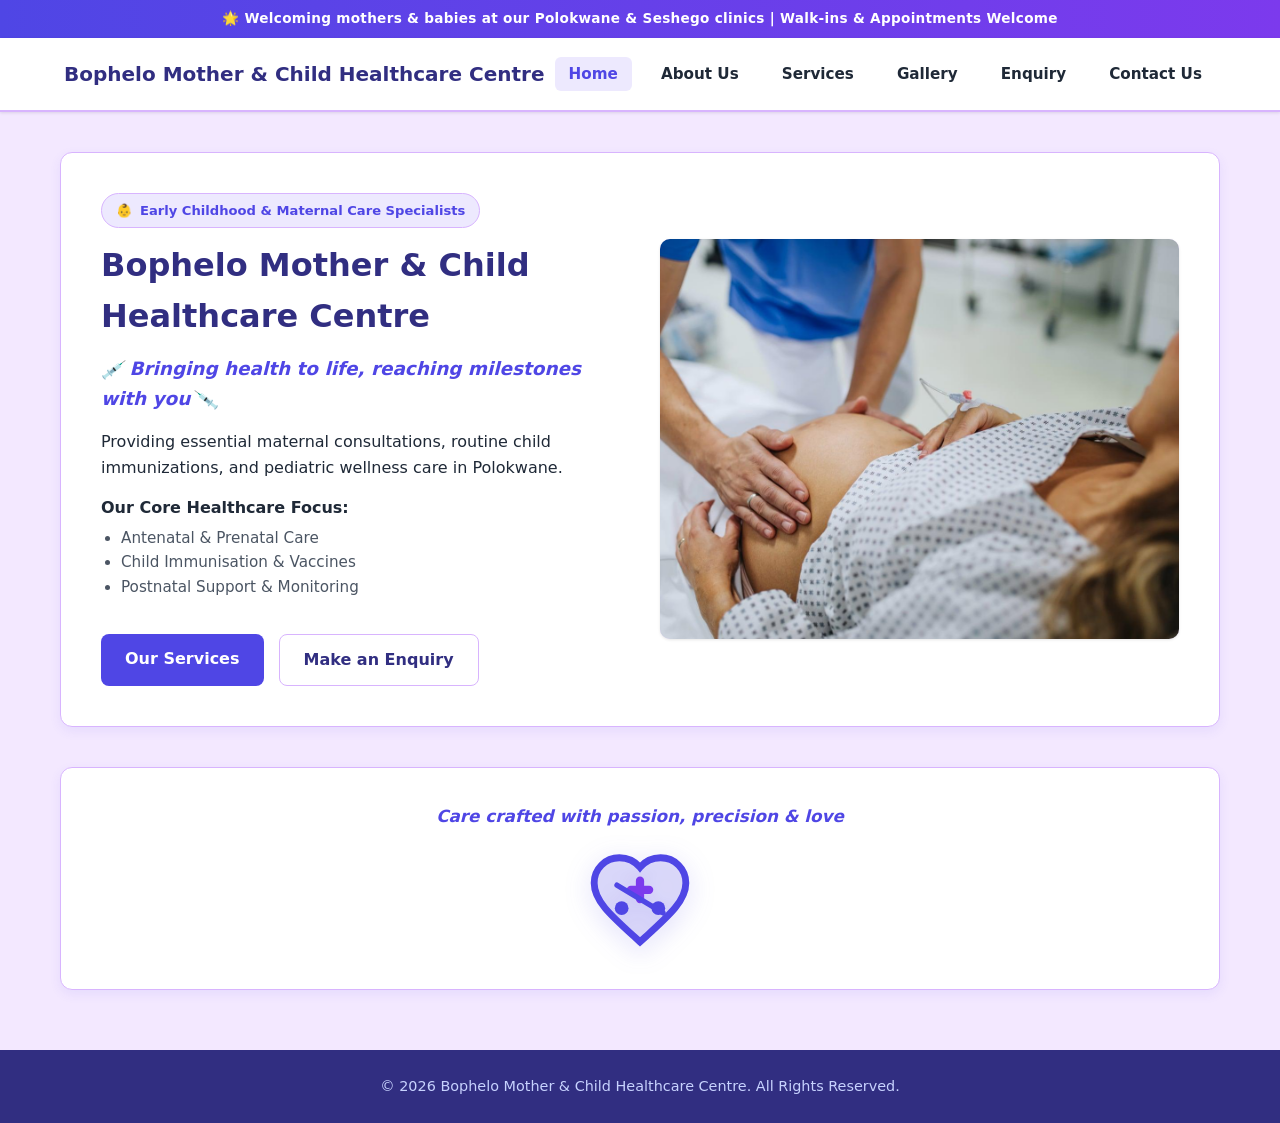
<file: index.html>
<!DOCTYPE html>
<html lang="en">
<head>
    <!-- Document Metadata and SEO Meta Tags -->
    <meta charset="UTF-8">
    <meta name="viewport" content="width=device-width, initial-scale=1.0">
    <title>Home | Bophelo Mother & Child Healthcare Centre</title>
    <meta name="description" content="Bophelo Mother & Child Healthcare Centre provides compassionate maternal care, infant immunizations, and pediatric health services in Polokwane.">
    <meta name="keywords" content="maternal care Polokwane, infant clinic Polokwane, child immunization, antenatal care, Bophelo healthcare">
    
    <!-- External Stylesheet Link -->
    <link rel="stylesheet" href="css/styles.css">
</head>
<body>

    <!-- Top Announcement Bar (Full-width gradient banner) -->
    <div style="background: linear-gradient(90deg, #4f46e5 0%, #7c3aed 100%); color: #ffffff; text-align: center; padding: 8px 15px; font-size: 0.85rem; font-weight: 600; letter-spacing: 0.3px;">
        🌟 Welcoming mothers & babies at our Polokwane & Seshego clinics | Walk-ins & Appointments Welcome
    </div>

    <!-- Sticky Header & Navigation Component -->
    <header>
        <h1>Bophelo Mother & Child Healthcare Centre</h1>
        <nav class="main-nav" aria-label="Main navigation">
            <ul>
                <li><a href="index.html" class="active">Home</a></li>
                <li><a href="about.html">About Us</a></li>
                <li><a href="services.html">Services</a></li>
                <li><a href="gallery.html">Gallery</a></li>
                <li><a href="enquiry.html">Enquiry</a></li>
                <li><a href="contact.html">Contact Us</a></li>
            </ul>
        </nav>
    </header>

    <!-- Main Semantic Landmark -->
    <main>
        
        <!-- Hero Section: CSS Grid 50/50 Split Layout -->
        <section class="hero">
            <div class="hero-content">
                
                <!-- Badge Component -->
                <div style="display: inline-flex; align-items: center; gap: 8px; background-color: #ede9fe; color: var(--primary); padding: 6px 14px; border-radius: 20px; font-size: 0.82rem; font-weight: 700; width: fit-content; margin-bottom: 12px; border: 1px solid var(--border);">
                    <span>👶</span> Early Childhood & Maternal Care Specialists
                </div>

                <h2>Bophelo Mother & Child Healthcare Centre</h2>
                
                <!-- Slogan Framed with Needle/Syringe Symbols -->
                <p class="hero-slogan">
                    <span style="font-size: 1.1rem; vertical-align: middle;">💉</span> 
                    Bringing health to life, reaching milestones with you
                    <span style="font-size: 1.1rem; vertical-align: middle; display: inline-block; transform: scaleX(-1);">💉</span>
                </p>
                
                <p>Providing essential maternal consultations, routine child immunizations, and pediatric wellness care in Polokwane.</p>
                
                <!-- Core Services List with CSS Keyframe Slide-Up Animation -->
                <div class="slide-up-container" style="margin: 15px 0;">
                    <p><strong>Our Core Healthcare Focus:</strong></p>
                    <ul class="slide-up-list" style="margin-left: 20px; font-size: 0.95rem; color: var(--text-muted); margin-top: 5px;">
                        <li>Antenatal & Prenatal Care</li>
                        <li>Child Immunisation & Vaccines</li>
                        <li>Postnatal Support & Monitoring</li>
                    </ul>
                </div>
                
                <!-- CTA Button Group -->
                <div class="btn-group" style="margin-top: 20px;">
                    <a href="services.html" class="btn btn-primary">Our Services</a>
                    <a href="enquiry.html" class="btn btn-secondary">Make an Enquiry</a>
                </div>
            </div>
            
            <!-- Hero Image Container with Hover Glow Transition Class -->
            <div class="hero-image-box hero-glow">
                <img src="gallery/antenatal-care.jpeg" alt="Nurse conducting antenatal health checkup for a pregnant woman">
            </div>
        </section>

        <!-- Decorative SVG Graphic Section (Medical Needles & Pills forming a Heart) -->
        <section style="text-align: center; padding: 35px 20px; background-color: var(--surface);">
            <p style="color: var(--primary); font-weight: 600; margin-bottom: 15px; font-style: italic; font-size: 1.05rem;">
                Care crafted with passion, precision & love
            </p>
            <div style="display: flex; justify-content: center; align-items: center;">
                <svg width="120" height="110" viewBox="0 0 24 24" fill="none" xmlns="http://www.w3.org/2000/svg" style="filter: drop-shadow(0px 6px 12px rgba(79, 70, 229, 0.25)); transition: transform 0.3s ease;">
                    <path d="M12 21.35l-1.45-1.32C5.4 15.36 2 12.28 2 8.5 2 5.42 4.42 3 7.5 3c1.74 0 3.41.81 4.5 2.09C13.09 3.81 14.76 3 16.5 3 19.58 3 22 5.42 22 8.5c0 3.78-3.4 6.86-8.55 11.54L12 21.35z" fill="#4f46e5" fill-opacity="0.15" stroke="#4f46e5" stroke-width="1.5"/>
                    <path d="M10 10h4M12 8v4" stroke="#7c3aed" stroke-width="1.8" stroke-linecap="round"/>
                    <circle cx="8" cy="14" r="1.5" fill="#4f46e5"/>
                    <circle cx="16" cy="14" r="1.5" fill="#4f46e5"/>
                    <path d="M7 9l10 6" stroke="#4f46e5" stroke-width="1.2" stroke-linecap="round"/>
                </svg>
            </div>
        </section>

    </main>

    <!-- Global Footer Landmark -->
    <footer>
        <p>&copy; 2026 Bophelo Mother & Child Healthcare Centre. All Rights Reserved.</p>
    </footer>

    <!-- DOM Interaction Script -->
    <script src="js/javascript.js" defer></script>
</body>
</html>
</file>
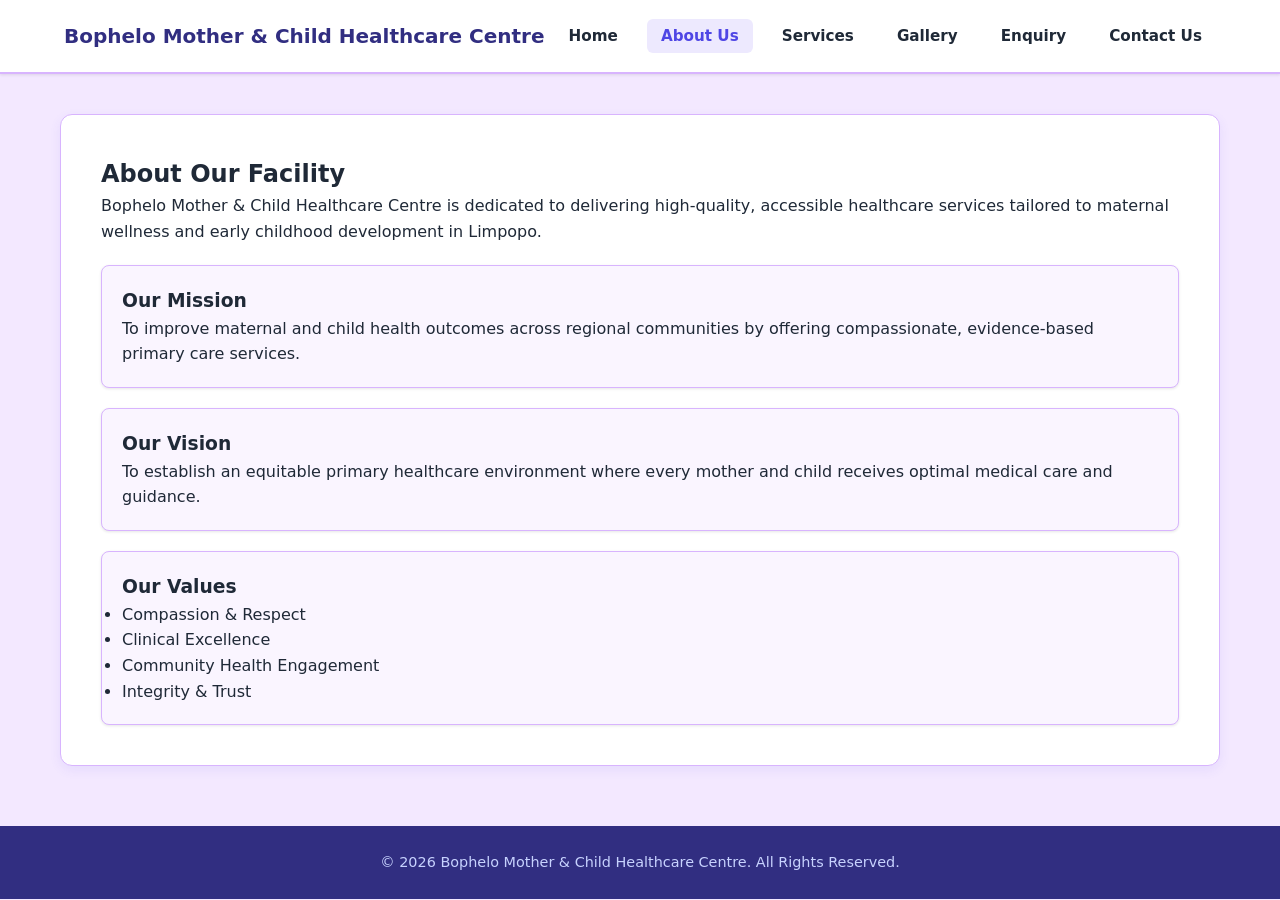
<file: about.html>
<!DOCTYPE html>
<html lang="en">
<head>
    <!-- Document configuration and metadata -->
    <meta charset="UTF-8">
    <meta name="viewport" content="width=device-width, initial-scale=1.0">
    
    <!-- SEO Meta Tags -->
    <title>About Us | Bophelo Mother & Child Healthcare Centre</title>
    <meta name="description" content="Learn about Bophelo Mother & Child Healthcare Centre in Limpopo, our mission, vision, and core clinical values.">
    <meta name="keywords" content="about Bophelo clinic, Limpopo maternal care, health center mission">
    
    <!-- External Stylesheet Link -->
    <link rel="stylesheet" href="css/styles.css">
</head>
<body>

    <!-- Header Section -->
    <header>
        <h1>Bophelo Mother & Child Healthcare Centre</h1>
        <nav class="main-nav" aria-label="Main navigation">
            <ul>
                <li><a href="index.html">Home</a></li>
                <li><a href="about.html" class="active">About Us</a></li>
                <li><a href="services.html">Services</a></li>
                <li><a href="gallery.html">Gallery</a></li>
                <li><a href="enquiry.html">Enquiry</a></li>
                <li><a href="contact.html">Contact Us</a></li>
            </ul>
        </nav>
    </header>

    <!-- Main Content: Facility Overview, Mission, Vision, and Values -->
    <main>
        <section class="about-section">
            <h2>About Our Facility</h2>
            <p>Bophelo Mother & Child Healthcare Centre is dedicated to delivering high-quality, accessible healthcare services tailored to maternal wellness and early childhood development in Limpopo.</p>

            <article class="about-card" style="margin-top: 20px; padding: 20px;">
                <h3>Our Mission</h3>
                <p>To improve maternal and child health outcomes across regional communities by offering compassionate, evidence-based primary care services.</p>
            </article>

            <article class="about-card" style="margin-top: 20px; padding: 20px;">
                <h3>Our Vision</h3>
                <p>To establish an equitable primary healthcare environment where every mother and child receives optimal medical care and guidance.</p>
            </article>

            <article class="about-card" style="margin-top: 20px; padding: 20px;">
                <h3>Our Values</h3>
                <ul>
                    <li>Compassion & Respect</li>
                    <li>Clinical Excellence</li>
                    <li>Community Health Engagement</li>
                    <li>Integrity & Trust</li>
                </ul>
            </article>
        </section>
    </main>

    <!-- Site Footer -->
    <footer>
        <p>&copy; 2026 Bophelo Mother & Child Healthcare Centre. All Rights Reserved.</p>
    </footer>

    <!-- JavaScript File -->
    <script src="js/javascript.js" defer></script>
</body>
</html>
</file>
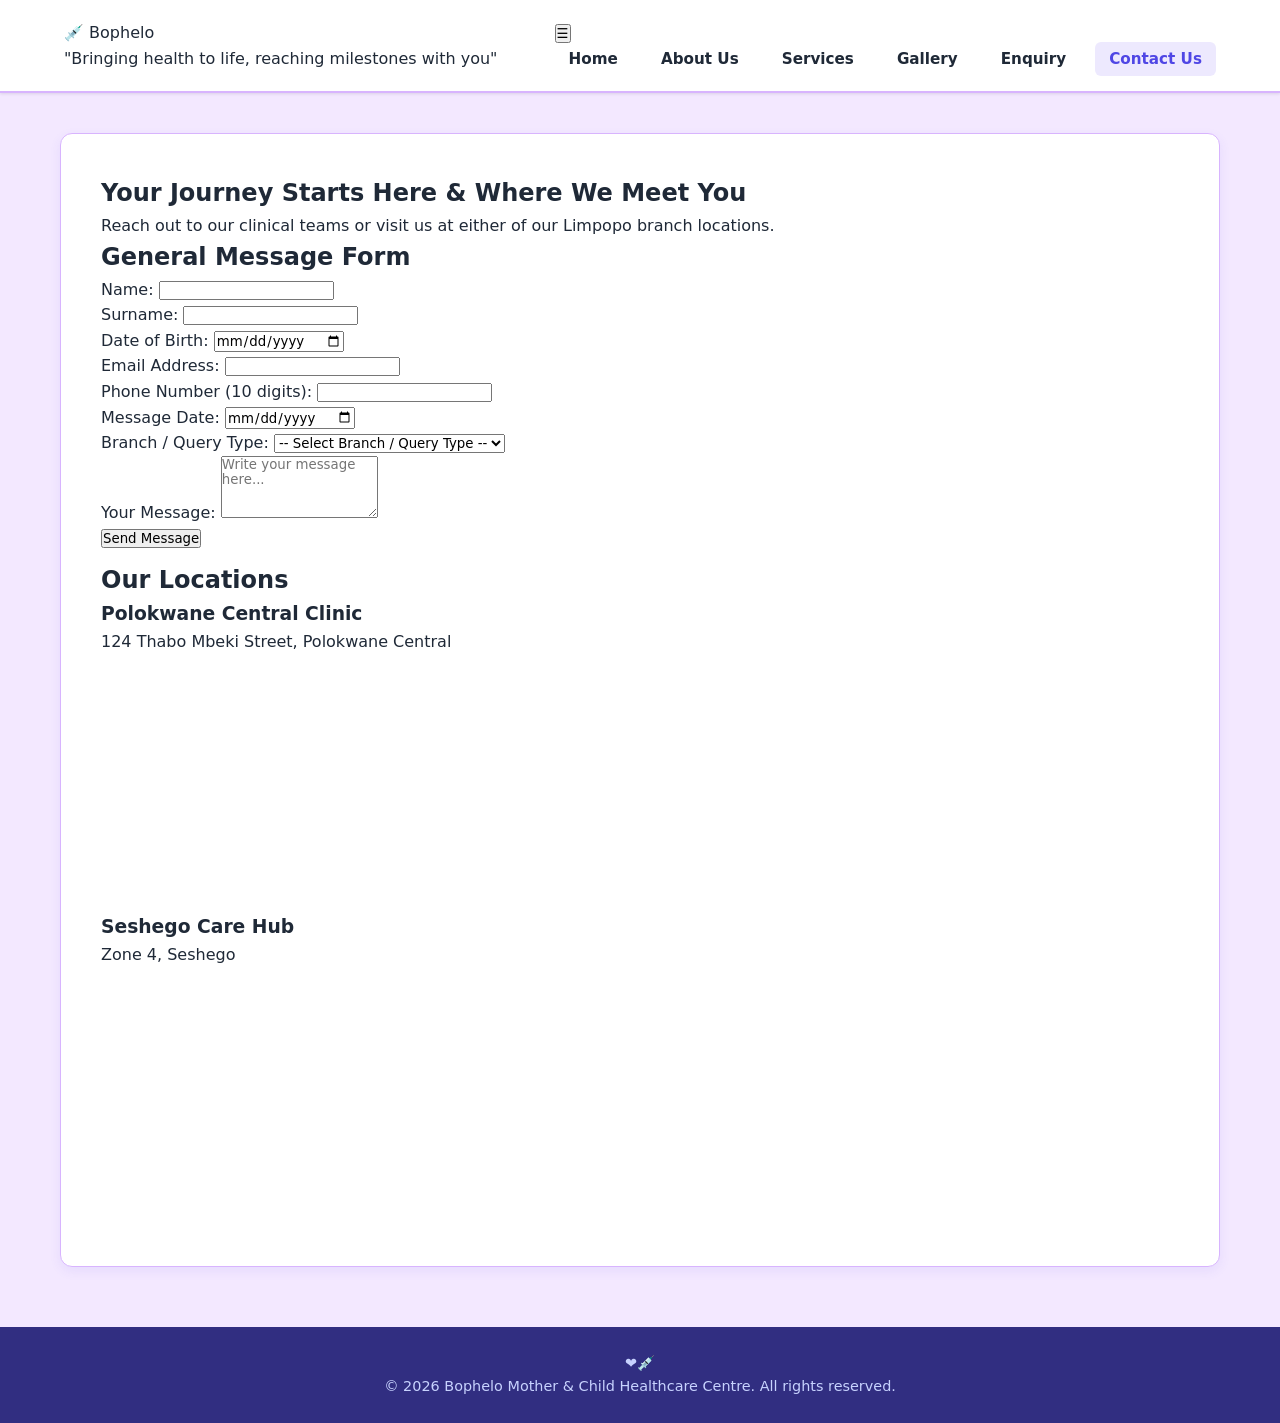
<file: contact.html>
<!DOCTYPE html>
<html lang="en">
<head>
    <meta charset="UTF-8">
    <meta name="viewport" content="width=device-width, initial-scale=1.0">
    <title>Contact Us | Bophelo Mother & Child Healthcare Centre</title>
    <meta name="description" content="Get in touch with Bophelo Mother & Child Healthcare Centre. Visit our Polokwane Central Clinic or Seshego Care Hub branches.">
    <meta name="keywords" content="Bophelo contact, Polokwane clinic, Seshego hub, healthcare location, customer care">
    <!-- Link to external CSS stylesheet -->
    <link rel="stylesheet" href="css/styles.css">
</head>
<body>

    <!-- Header and Navigation Bar -->
    <header class="site-header">
        <div class="logo-container">
            <span class="brand-logo">💉 Bophelo</span>
            <p class="slogan">"Bringing health to life, reaching milestones with you"</p>
        </div>
        <nav class="main-nav">
            <!-- Mobile Menu Toggle Button -->
            <button id="menu-toggle" class="menu-toggle" aria-label="Toggle Navigation">☰</button>
            <ul id="nav-links" class="nav-links">
                <li><a href="index.html">Home</a></li>
                <li><a href="about.html">About Us</a></li>
                <li><a href="services.html">Services</a></li>
                <li><a href="gallery.html">Gallery</a></li>
                <li><a href="enquiry.html">Enquiry</a></li>
                <li><a href="contact.html" class="active">Contact Us</a></li>
            </ul>
        </nav>
    </header>

    <!-- Main Content Section -->
    <main class="main-content">
        <section class="contact-section">
            <h1>Your Journey Starts Here & Where We Meet You</h1>
            <p>Reach out to our clinical teams or visit us at either of our Limpopo branch locations.</p>

            <!-- Contact Form with JavaScript Validation -->
            <form id="contact-form" class="styled-form" action="#" method="POST" novalidate>
                <h2>General Message Form</h2>
                
                <!-- User Name Input -->
                <div class="form-group">
                    <label for="name">Name:</label>
                    <input type="text" id="name" name="name" required>
                    <span id="name-error" class="error-message"></span>
                </div>

                <!-- User Surname Input -->
                <div class="form-group">
                    <label for="surname">Surname:</label>
                    <input type="text" id="surname" name="surname" required>
                    <span id="surname-error" class="error-message"></span>
                </div>

                <!-- Date of Birth Input -->
                <div class="form-group">
                    <label for="dob">Date of Birth:</label>
                    <input type="date" id="dob" name="dob" required>
                    <span id="dob-error" class="error-message"></span>
                </div>

                <!-- Email Address Input -->
                <div class="form-group">
                    <label for="email">Email Address:</label>
                    <input type="email" id="email" name="email" required>
                    <span id="email-error" class="error-message"></span>
                </div>

                <!-- Phone Number Input -->
                <div class="form-group">
                    <label for="phone">Phone Number (10 digits):</label>
                    <input type="tel" id="phone" name="phone" required>
                    <span id="phone-error" class="error-message"></span>
                </div>

                <!-- Message Date Input -->
                <div class="form-group">
                    <label for="date">Message Date:</label>
                    <input type="date" id="date" name="date" required>
                    <span id="date-error" class="error-message"></span>
                </div>

                <!-- Branch / Query Type Dropdown Menu -->
                <div class="form-group">
                    <label for="carcategory">Branch / Query Type:</label>
                    <select id="carcategory" name="carcategory" required>
                        <option value="">-- Select Branch / Query Type --</option>
                        <option value="polokwane">Polokwane Central Clinic Query</option>
                        <option value="seshego">Seshego Care Hub Query</option>
                        <option value="general">General Support Message</option>
                    </select>
                    <span id="carcategory-error" class="error-message"></span>
                </div>

                <!-- Message Text Box Input -->
                <div class="form-group">
                    <label for="message">Your Message:</label>
                    <textarea id="message" name="message" rows="4" placeholder="Write your message here..." required></textarea>
                </div>

                <!-- Submit Button -->
                <button type="submit" class="cta-button">Send Message</button>

                <!-- Success / Error Status Feedback Area -->
                <div id="form-status" class="form-status"></div>
            </form>

            <!-- Branch Locations & Google Maps Embeds Section -->
            <div class="branch-locations">
                <h2>Our Locations</h2>
                
                <!-- Polokwane Branch Card -->
                <div class="branch-card">
                    <h3>Polokwane Central Clinic</h3>
                    <p>124 Thabo Mbeki Street, Polokwane Central</p>
                    <div class="map-container">
                        <iframe src="https://maps.google.com/maps?q=124%20Thabo%20Mbeki%20Street%2C%20Polokwane&t=&z=15&ie=UTF8&iwloc=&output=embed" width="100%" height="250" style="border:0;" allowfullscreen="" loading="lazy" title="Polokwane Central Clinic Map"></iframe>
                    </div>
                </div>

                <!-- Seshego Branch Card -->
                <div class="branch-card">
                    <h3>Seshego Care Hub</h3>
                    <p>Zone 4, Seshego</p>
                    <div class="map-container">
                        <iframe src="https://maps.google.com/maps?q=Seshego%20Zone%204%2C%20Polokwane&t=&z=15&ie=UTF8&iwloc=&output=embed" width="100%" height="250" style="border:0;" allowfullscreen="" loading="lazy" title="Seshego Care Hub Map"></iframe>
                    </div>
                </div>
            </div>
        </section>
    </main>

    <!-- Footer Section -->
    <footer class="site-footer">
        <div class="footer-graphic">❤️💉</div>
        <p>&copy; <span id="year">2026</span> Bophelo Mother & Child Healthcare Centre. All rights reserved.</p>
    </footer>

    <!-- Link to External JavaScript file -->
    <script src="js/javascript.js"></script>
</body>
</html>
</file>
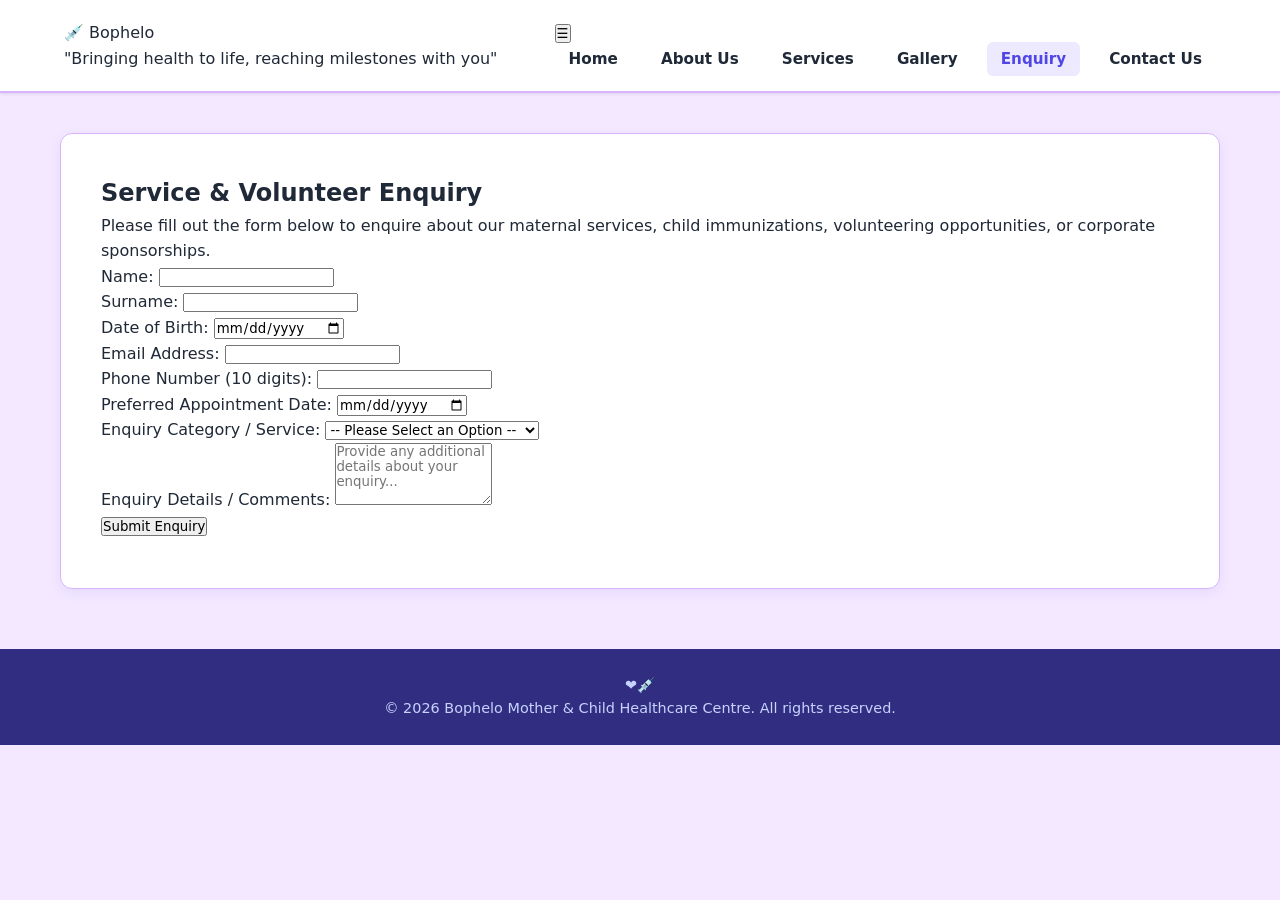
<file: enquiry.html>
<!DOCTYPE html>
<html lang="en">
<head>
    <meta charset="UTF-8">
    <meta name="viewport" content="width=device-width, initial-scale=1.0">
    <title>Enquiry | Bophelo Mother & Child Healthcare Centre</title>
    <meta name="description" content="Enquire about maternal health, child immunization, volunteering, or corporate sponsorship at Bophelo Mother & Child Healthcare Centre.">
    <meta name="keywords" content="Bophelo, healthcare enquiry, maternal care, child health, volunteer, sponsor, Polokwane">
    <!-- Link to external CSS stylesheet -->
    <link rel="stylesheet" href="css/styles.css">
</head>
<body>

    <!-- Header and Navigation Bar -->
    <header class="site-header">
        <div class="logo-container">
            <span class="brand-logo">💉 Bophelo</span>
            <p class="slogan">"Bringing health to life, reaching milestones with you"</p>
        </div>
        <nav class="main-nav">
            <!-- Mobile Menu Toggle Button -->
            <button id="menu-toggle" class="menu-toggle" aria-label="Toggle Navigation">☰</button>
            <ul id="nav-links" class="nav-links">
                <li><a href="index.html">Home</a></li>
                <li><a href="about.html">About Us</a></li>
                <li><a href="services.html">Services</a></li>
                <li><a href="gallery.html">Gallery</a></li>
                <li><a href="enquiry.html" class="active">Enquiry</a></li>
                <li><a href="contact.html">Contact Us</a></li>
            </ul>
        </nav>
    </header>

    <!-- Main Content Section -->
    <main class="main-content">
        <section class="form-section">
            <h1>Service & Volunteer Enquiry</h1>
            <p>Please fill out the form below to enquire about our maternal services, child immunizations, volunteering opportunities, or corporate sponsorships.</p>

            <!-- Enquiry Form with JavaScript Validation -->
            <form id="enquiry-form" class="styled-form" action="#" method="POST" novalidate>
                
                <!-- User Name Input -->
                <div class="form-group">
                    <label for="name">Name:</label>
                    <input type="text" id="name" name="name" required>
                    <span id="name-error" class="error-message"></span>
                </div>

                <!-- User Surname Input -->
                <div class="form-group">
                    <label for="surname">Surname:</label>
                    <input type="text" id="surname" name="surname" required>
                    <span id="surname-error" class="error-message"></span>
                </div>

                <!-- Date of Birth Input -->
                <div class="form-group">
                    <label for="dob">Date of Birth:</label>
                    <input type="date" id="dob" name="dob" required>
                    <span id="dob-error" class="error-message"></span>
                </div>

                <!-- Email Address Input -->
                <div class="form-group">
                    <label for="email">Email Address:</label>
                    <input type="email" id="email" name="email" required>
                    <span id="email-error" class="error-message"></span>
                </div>

                <!-- Phone Number Input -->
                <div class="form-group">
                    <label for="phone">Phone Number (10 digits):</label>
                    <input type="tel" id="phone" name="phone" required>
                    <span id="phone-error" class="error-message"></span>
                </div>

                <!-- Preferred Appointment Date Input -->
                <div class="form-group">
                    <label for="date">Preferred Appointment Date:</label>
                    <input type="date" id="date" name="date" required>
                    <span id="date-error" class="error-message"></span>
                </div>

                <!-- Service Dropdown Menu -->
                <div class="form-group">
                    <label for="carcategory">Enquiry Category / Service:</label>
                    <select id="carcategory" name="carcategory" required>
                        <option value="">-- Please Select an Option --</option>
                        <option value="maternal">Maternal & Antenatal Care</option>
                        <option value="immunization">Child Health & Immunization</option>
                        <option value="volunteer">Volunteering Opportunity</option>
                        <option value="sponsor">Corporate Sponsorship</option>
                    </select>
                    <span id="carcategory-error" class="error-message"></span>
                </div>

                <!-- Message Box Input -->
                <div class="form-group">
                    <label for="message">Enquiry Details / Comments:</label>
                    <textarea id="message" name="message" rows="4" placeholder="Provide any additional details about your enquiry..." required></textarea>
                </div>

                <!-- Submit Button -->
                <button type="submit" class="cta-button">Submit Enquiry</button>

                <!-- Success / Error Status Feedback Area -->
                <div id="form-status" class="form-status"></div>
            </form>
        </section>
    </main>

    <!-- Footer Section -->
    <footer class="site-footer">
        <div class="footer-graphic">❤️💉</div>
        <p>&copy; <span id="year">2026</span> Bophelo Mother & Child Healthcare Centre. All rights reserved.</p>
    </footer>

    <!-- Link to External JavaScript file -->
    <script src="js/javascript.js"></script>
</body>
</html>
</file>
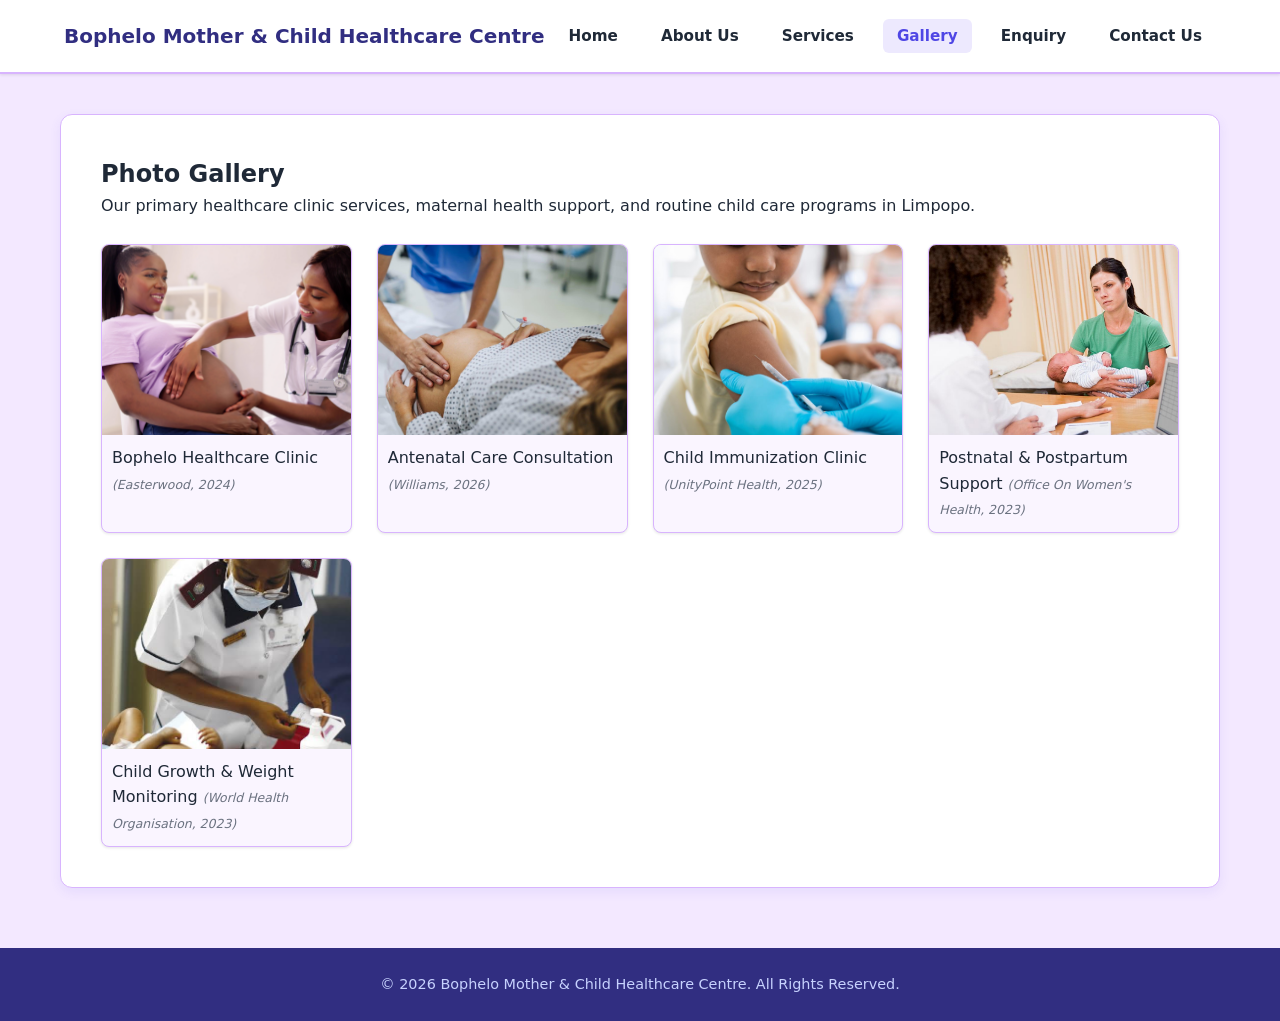
<file: gallery.html>
<!DOCTYPE html>
<html lang="en">
<head>
    <!-- Document configuration and metadata -->
    <meta charset="UTF-8">
    <meta name="viewport" content="width=device-width, initial-scale=1.0">
    
    <!-- SEO Meta Tags -->
    <title>Gallery | Bophelo Mother & Child Healthcare Centre</title>
    <meta name="description" content="View photo gallery of Bophelo Mother & Child Healthcare Centre showcasing maternal care, child immunizations, and clinic facilities in Polokwane.">
    <meta name="keywords" content="clinic gallery, healthcare photos, maternal care images, child immunization pictures">
    
    <!-- External Stylesheet Link -->
    <link rel="stylesheet" href="css/styles.css">
</head>
<body>

    <!-- Header Section -->
    <header>
        <h1>Bophelo Mother & Child Healthcare Centre</h1>
        <nav class="main-nav" aria-label="Main navigation">
            <ul>
                <li><a href="index.html">Home</a></li>
                <li><a href="about.html">About Us</a></li>
                <li><a href="services.html">Services</a></li>
                <li><a href="gallery.html" class="active">Gallery</a></li>
                <li><a href="enquiry.html">Enquiry</a></li>
                <li><a href="contact.html">Contact Us</a></li>
            </ul>
        </nav>
    </header>

    <!-- Main Content: Image Gallery with Harvard Citations -->
    <main>
        <section class="gallery-section">
            <h2>Photo Gallery</h2>
            <p>Our primary healthcare clinic services, maternal health support, and routine child care programs in Limpopo.</p>

            <div class="gallery-grid">
                <figure class="gallery-card">
                    <div class="gallery-image-box">
                        <img src="gallery/clinic-overview.jpeg" alt="Bophelo Healthcare Centre clinic facility">
                    </div>
                    <figcaption style="padding: 10px;">Bophelo Healthcare Clinic <span class="citation">(Easterwood, 2024)</span></figcaption>
                </figure>

                <figure class="gallery-card">
                    <div class="gallery-image-box">
                        <img src="gallery/antenatal-care.jpeg" alt="Nurse conducting antenatal health checkup for a pregnant woman">
                    </div>
                    <figcaption style="padding: 10px;">Antenatal Care Consultation <span class="citation">(Williams, 2026)</span></figcaption>
                </figure>

                <figure class="gallery-card">
                    <div class="gallery-image-box">
                        <img src="gallery/baby-immunization.jpeg" alt="Healthcare worker giving routine immunization to an infant">
                    </div>
                    <figcaption style="padding: 10px;">Child Immunization Clinic <span class="citation">(UnityPoint Health, 2025)</span></figcaption>
                </figure>

                <figure class="gallery-card">
                    <div class="gallery-image-box">
                        <img src="gallery/postnatal-care.jpeg" alt="Nurse providing postnatal screening">
                    </div>
                    <figcaption style="padding: 10px;">Postnatal & Postpartum Support <span class="citation">(Office On Women's Health, 2023)</span></figcaption>
                </figure>

                <figure class="gallery-card">
                    <div class="gallery-image-box">
                        <img src="gallery/growth-monitoring.jpeg" alt="Nurse weighing an infant on a digital scale for growth monitoring">
                    </div>
                    <figcaption style="padding: 10px;">Child Growth & Weight Monitoring <span class="citation">(World Health Organisation, 2023)</span></figcaption>
                </figure>
            </div>
        </section>
    </main>

    <!-- Site Footer -->
    <footer>
        <p>&copy; 2026 Bophelo Mother & Child Healthcare Centre. All Rights Reserved.</p>
    </footer>

    <!-- JavaScript File -->
    <script src="js/javascript.js" defer></script>
</body>
</html>
</file>
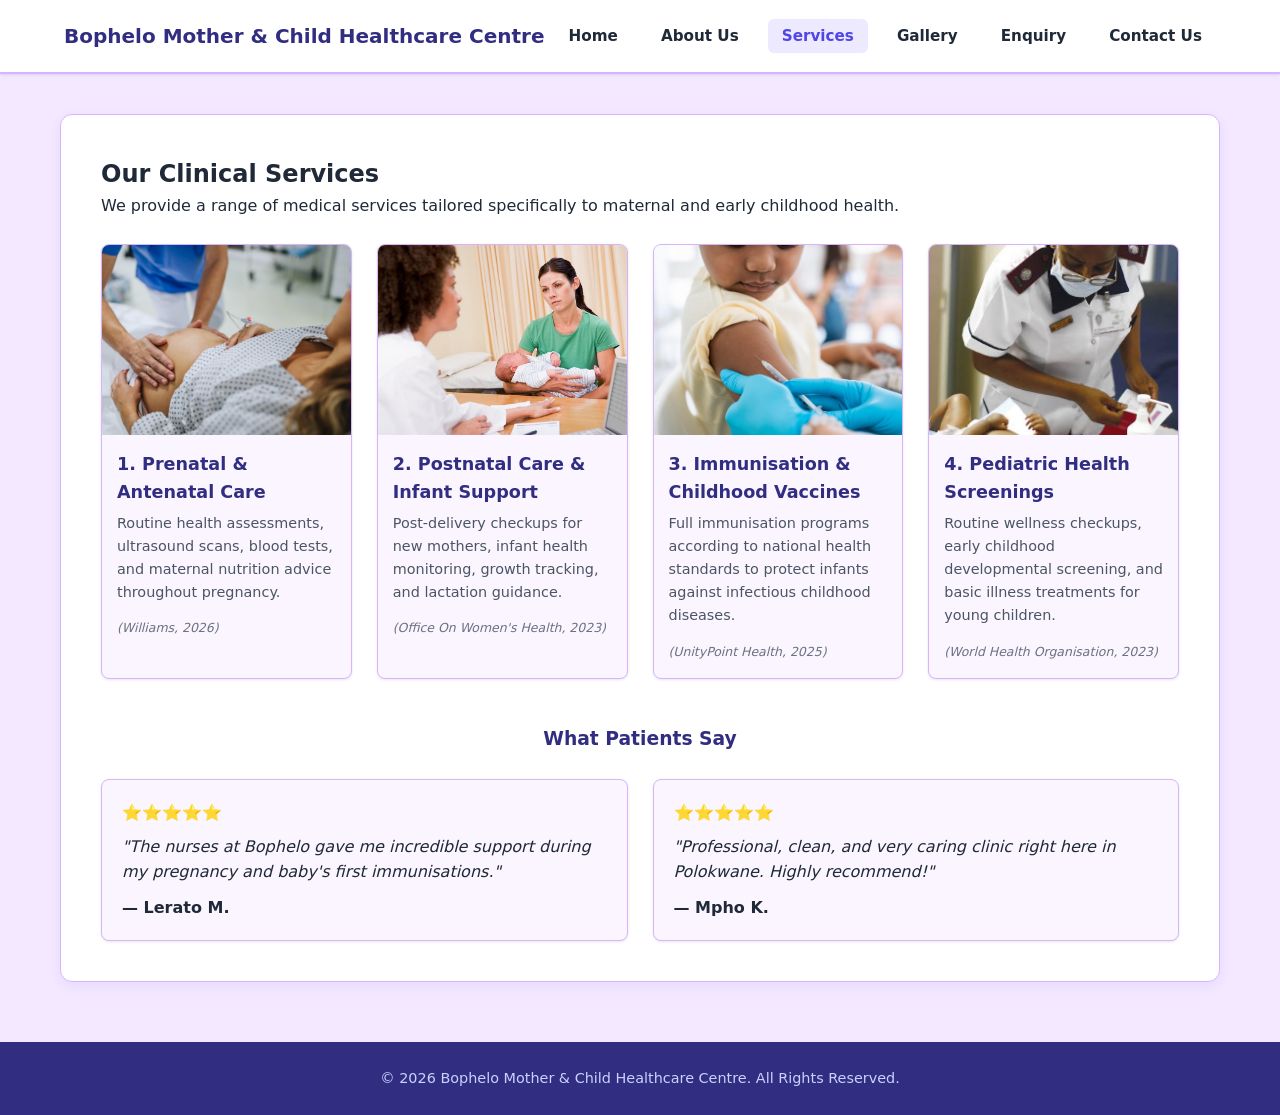
<file: services.html>
<!DOCTYPE html>
<html lang="en">
<head>
    <!-- Document configuration and metadata -->
    <meta charset="UTF-8">
    <meta name="viewport" content="width=device-width, initial-scale=1.0">
    
    <!-- SEO Meta Tags -->
    <title>Services | Bophelo Mother & Child Healthcare Centre</title>
    <meta name="description" content="Explore prenatal, antenatal, postnatal, immunization, and pediatric health screening services at Bophelo Healthcare Centre.">
    <meta name="keywords" content="prenatal care Polokwane, postnatal support, child vaccines, pediatric screenings">
    
    <!-- External Stylesheet Link -->
    <link rel="stylesheet" href="css/styles.css">
</head>
<body>

    <!-- Header Section -->
    <header>
        <h1>Bophelo Mother & Child Healthcare Centre</h1>
        <nav class="main-nav" aria-label="Main navigation">
            <ul>
                <li><a href="index.html">Home</a></li>
                <li><a href="about.html">About Us</a></li>
                <li><a href="services.html" class="active">Services</a></li>
                <li><a href="gallery.html">Gallery</a></li>
                <li><a href="enquiry.html">Enquiry</a></li>
                <li><a href="contact.html">Contact Us</a></li>
            </ul>
        </nav>
    </header>

    <!-- Main Content: Service Cards & Patient Reviews -->
    <main>
        <section>
            <h2>Our Clinical Services</h2>
            <p>We provide a range of medical services tailored specifically to maternal and early childhood health.</p>

            <div class="services-grid">
                <!-- Service Card 1 -->
                <article class="service-card">
                    <div class="service-image-box">
                        <img src="gallery/antenatal-care.jpeg" alt="Nurse conducting antenatal health checkup for a pregnant woman">
                    </div>
                    <div class="service-card-body">
                        <h3>1. Prenatal & Antenatal Care</h3>
                        <p>Routine health assessments, ultrasound scans, blood tests, and maternal nutrition advice throughout pregnancy.</p>
                        <span class="citation">(Williams, 2026)</span>
                    </div>
                </article>

                <!-- Service Card 2 -->
                <article class="service-card">
                    <div class="service-image-box">
                        <img src="gallery/postnatal-care.jpeg" alt="Nurse providing postnatal screening and support">
                    </div>
                    <div class="service-card-body">
                        <h3>2. Postnatal Care & Infant Support</h3>
                        <p>Post-delivery checkups for new mothers, infant health monitoring, growth tracking, and lactation guidance.</p>
                        <span class="citation">(Office On Women's Health, 2023)</span>
                    </div>
                </article>

                <!-- Service Card 3 -->
                <article class="service-card">
                    <div class="service-image-box">
                        <img src="gallery/baby-immunization.jpeg" alt="Healthcare worker giving routine immunization to an infant">
                    </div>
                    <div class="service-card-body">
                        <h3>3. Immunisation & Childhood Vaccines</h3>
                        <p>Full immunisation programs according to national health standards to protect infants against infectious childhood diseases.</p>
                        <span class="citation">(UnityPoint Health, 2025)</span>
                    </div>
                </article>

                <!-- Service Card 4 -->
                <article class="service-card">
                    <div class="service-image-box">
                        <img src="gallery/growth-monitoring.jpeg" alt="Nurse weighing an infant on a digital scale for growth monitoring">
                    </div>
                    <div class="service-card-body">
                        <h3>4. Pediatric Health Screenings</h3>
                        <p>Routine wellness checkups, early childhood developmental screening, and basic illness treatments for young children.</p>
                        <span class="citation">(World Health Organisation, 2023)</span>
                    </div>
                </article>
            </div>

            <!-- Patient Reviews Placed Directly Under Services -->
            <div style="margin-top: 45px;">
                <h3 style="color: var(--primary-dark); margin-bottom: 20px; text-align: center;">What Patients Say</h3>
                <div class="services-grid">
                    <div class="service-card" style="padding: 20px;">
                        <p style="color: #f59e0b; margin-bottom: 8px;">⭐⭐⭐⭐⭐</p>
                        <p><em>"The nurses at Bophelo gave me incredible support during my pregnancy and baby's first immunisations."</em></p>
                        <p style="margin-top: 10px;"><strong>— Lerato M.</strong></p>
                    </div>
                    <div class="service-card" style="padding: 20px;">
                        <p style="color: #f59e0b; margin-bottom: 8px;">⭐⭐⭐⭐⭐</p>
                        <p><em>"Professional, clean, and very caring clinic right here in Polokwane. Highly recommend!"</em></p>
                        <p style="margin-top: 10px;"><strong>— Mpho K.</strong></p>
                    </div>
                </div>
            </div>
        </section>
    </main>

    <!-- Site Footer -->
    <footer>
        <p>&copy; 2026 Bophelo Mother & Child Healthcare Centre. All Rights Reserved.</p>
    </footer>

    <!-- JavaScript File -->
    <script src="js/javascript.js" defer></script>
</body>
</html>
</file>
<file: css/styles.css>
/* ==========================================================================
   1. ROOT VARIABLES & COLOR PALETTE (Soft Lilac #f3e8ff & Electric Indigo #4f46e5)
   ========================================================================== */
:root {
    --primary: #4f46e5;       /* Electric Indigo accent color */
    --primary-dark: #312e81;  /* Deep Indigo slate for headings and footer */
    --accent: #7c3aed;        /* Secondary purple highlight */
    --bg-light: #f3e8ff;      /* Soft lilac page background */
    --surface: #ffffff;       /* Pure white container surface */
    --text-main: #1f2937;     /* High-contrast dark charcoal body text */
    --text-muted: #4b5563;    /* Muted gray subtext */
    --border: #d8b4fe;        /* Soft purple border color */
    --shadow-sm: 0 1px 3px rgba(0, 0, 0, 0.1);
    --shadow-md: 0 4px 12px rgba(79, 70, 229, 0.08);
    --shadow-lg: 0 10px 25px rgba(79, 70, 229, 0.15);
    --radius: 12px;
}

/* Global Box-Sizing & Reset Rules */
* {
    margin: 0;
    padding: 0;
    box-sizing: border-box;
    font-family: 'Segoe UI', system-ui, -apple-system, sans-serif;
}

/* Base Body Layout */
body {
    background-color: var(--bg-light); 
    color: var(--text-main);
    line-height: 1.6;
}

/* Anchor Tag Reset */
a {
    color: inherit;
    text-decoration: none;
}


/* ==========================================================================
   2. STICKY NAVIGATION HEADER COMPONENT
   ========================================================================== */
header {
    background-color: var(--surface);
    box-shadow: var(--shadow-sm);
    position: sticky;
    top: 0;
    z-index: 1000;
    padding: 20px 5%;
    display: flex;
    justify-content: space-between;
    align-items: center;
    border-bottom: 2px solid var(--border);
}

header h1 {
    font-size: 1.25rem;
    color: var(--primary-dark);
}

.main-nav ul {
    display: flex;
    list-style: none;
    gap: 15px;
}

.main-nav a {
    font-weight: 600;
    font-size: 0.95rem;
    padding: 8px 14px;
    border-radius: 6px;
    color: var(--text-main);
    transition: all 0.2s ease;
}

.main-nav a:hover,
.main-nav a.active {
    color: var(--primary);
    background-color: #ede9fe;
}


/* ==========================================================================
   3. LAYOUT CONTAINERS & SIDE-BY-SIDE HERO GRID
   ========================================================================== */
main {
    max-width: 1200px;
    margin: 40px auto;
    padding: 0 20px;
}

section {
    background-color: var(--surface);
    padding: 40px;
    border-radius: var(--radius);
    box-shadow: var(--shadow-md);
    margin-bottom: 40px;
    border: 1px solid var(--border);
}

/* CSS Grid 50/50 Split for Homepage Hero Section */
.hero {
    display: grid;
    grid-template-columns: 1fr 1fr;
    gap: 40px;
    align-items: center;
}

.hero-content {
    display: flex;
    flex-direction: column;
    justify-content: center;
}

.hero-content h2 {
    font-size: 2rem;
    color: var(--primary-dark);
    margin-bottom: 12px;
}

.hero-slogan {
    font-size: 1.15rem;
    font-weight: 700;
    color: var(--primary);
    font-style: italic;
    margin-bottom: 15px;
}

/* Fixed-Height Image Box Wrapper for Aspect Ratio Control */
.hero-image-box {
    width: 100%;
    height: 400px;
    border-radius: 10px;
    overflow: hidden;
    background-color: #e9d5ff;
    box-shadow: var(--shadow-sm);
}

.hero-image-box img {
    width: 100%;
    height: 100%;
    object-fit: cover; /* Prevents image distortion */
    display: block;
}


/* ==========================================================================
   4. BUTTON STYLING & INTERACTIVE STATES
   ========================================================================== */
.btn-group {
    display: flex;
    gap: 15px;
}

.btn {
    display: inline-block;
    padding: 12px 24px;
    border-radius: 8px;
    font-weight: 600;
    cursor: pointer;
    text-align: center;
    transition: background-color 0.2s;
    border: none;
}

.btn-primary {
    background-color: var(--primary);
    color: white;
}

.btn-primary:hover {
    background-color: #3730a3;
}

.btn-secondary {
    background-color: var(--surface);
    color: var(--primary-dark);
    border: 1px solid var(--border);
}

.btn-secondary:hover {
    background-color: #f5f3ff;
}


/* ==========================================================================
   5. RESPONSIVE CSS GRIDS (SERVICES, GALLERY, LOCATIONS)
   ========================================================================== */
.services-grid,
.gallery-grid,
.location-grid {
    display: grid;
    grid-template-columns: repeat(auto-fit, minmax(240px, 1fr));
    gap: 25px;
    margin-top: 25px;
}

.service-card,
.gallery-card,
.about-card,
.location-card {
    background-color: #faf5ff;
    border-radius: 8px;
    border: 1px solid var(--border);
    overflow: hidden;
    box-shadow: var(--shadow-sm);
}

.service-image-box,
.gallery-image-box {
    width: 100%;
    height: 190px;
    overflow: hidden;
    background-color: #e9d5ff;
}

.service-image-box img,
.gallery-image-box img {
    width: 100%;
    height: 100%;
    object-fit: cover;
    display: block;
}

.service-card-body {
    padding: 15px;
}

.service-card-body h3 {
    font-size: 1.1rem;
    color: var(--primary-dark);
    margin-bottom: 6px;
}

.service-card-body p {
    font-size: 0.9rem;
    color: var(--text-muted);
    margin-bottom: 10px;
}

.citation {
    font-size: 0.78rem;
    color: #6b7280;
    font-style: italic;
}

.map-wrapper {
    margin-top: 25px;
    border-radius: 8px;
    overflow: hidden;
    border: 1px solid var(--border);
}


/* ==========================================================================
   6. FORM COMPONENTS & GLOBAL FOOTER
   ========================================================================== */
.form-card {
    background-color: #faf5ff;
    padding: 25px;
    border-radius: var(--radius);
    border: 1px solid var(--border);
    max-width: 650px;
    margin: 25px auto 0;
}

.form-card p {
    margin-bottom: 15px;
}

.form-card input,
.form-card select,
.form-card textarea {
    width: 100%;
    padding: 10px;
    border: 1px solid var(--border);
    border-radius: 6px;
    font-size: 0.95rem;
    background-color: var(--surface);
    margin-top: 5px;
}

.form-card input:focus,
.form-card select:focus,
.form-card textarea:focus {
    outline: none;
    border-color: var(--primary);
    box-shadow: 0 0 0 3px rgba(79, 70, 229, 0.15);
}

.error {
    color: #dc2626;
    font-size: 0.8rem;
    margin-top: 3px;
    display: block;
}

.form-status {
    margin-top: 10px;
    font-weight: 600;
    text-align: center;
}

footer {
    background-color: var(--primary-dark);
    color: #c7d2fe;
    text-align: center;
    padding: 25px;
    font-size: 0.9rem;
    margin-top: 60px;
}


/* ==========================================================================
   7. CSS ANIMATIONS & INTERACTIVE TRANSITIONS
   ========================================================================== */
/* Page Load Entrance Fade Animation */
@keyframes pageLoadFadeIn {
    from {
        opacity: 0;
        transform: translateY(20px);
    }
    to {
        opacity: 1;
        transform: translateY(0);
    }
}

main section {
    animation: pageLoadFadeIn 0.8s ease-out forwards;
}

/* Keyframes for Upward Sliding Core Services List */
@keyframes slideUp {
    0% {
        opacity: 0;
        transform: translateY(25px);
    }
    100% {
        opacity: 1;
        transform: translateY(0);
    }
}

.slide-up-list {
    animation: slideUp 1s ease-out forwards;
}

/* Hero Image Hover Glow Effect */
.hero-glow {
    transition: box-shadow 0.4s ease, transform 0.4s ease;
}

.hero-glow:hover {
    box-shadow: 0 12px 35px rgba(79, 70, 229, 0.35);
    transform: translateY(-4px);
}

/* JavaScript Scroll Reveal Class */
.scroll-reveal {
    opacity: 0;
    transform: translateY(35px);
    transition: opacity 0.7s ease-out, transform 0.7s cubic-bezier(0.16, 1, 0.3, 1);
}

.scroll-reveal.active {
    opacity: 1;
    transform: translateY(0);
}

/* Card Hover Elevation Effect */
.service-card,
.location-card {
    transition: transform 0.3s cubic-bezier(0.34, 1.56, 0.64, 1), box-shadow 0.3s ease;
}

.service-card:hover,
.location-card:hover {
    transform: translateY(-8px) scale(1.02);
    box-shadow: 0 12px 30px rgba(79, 70, 229, 0.2);
}


/* ==========================================================================
   8. RESPONSIVE MEDIA QUERIES (Breakpoints for Mobile / Tablets)
   ========================================================================== */
@media (max-width: 900px) {
    .hero {
        grid-template-columns: 1fr; /* Stacks 50/50 grid to single column */
        padding: 30px;
    }
    .hero-image-box {
        height: 280px;
    }
}

@media (max-width: 768px) {
    header {
        flex-direction: column;
        gap: 12px;
    }
    .main-nav ul {
        flex-wrap: wrap;
        justify-content: center;
    }
}
</file>
